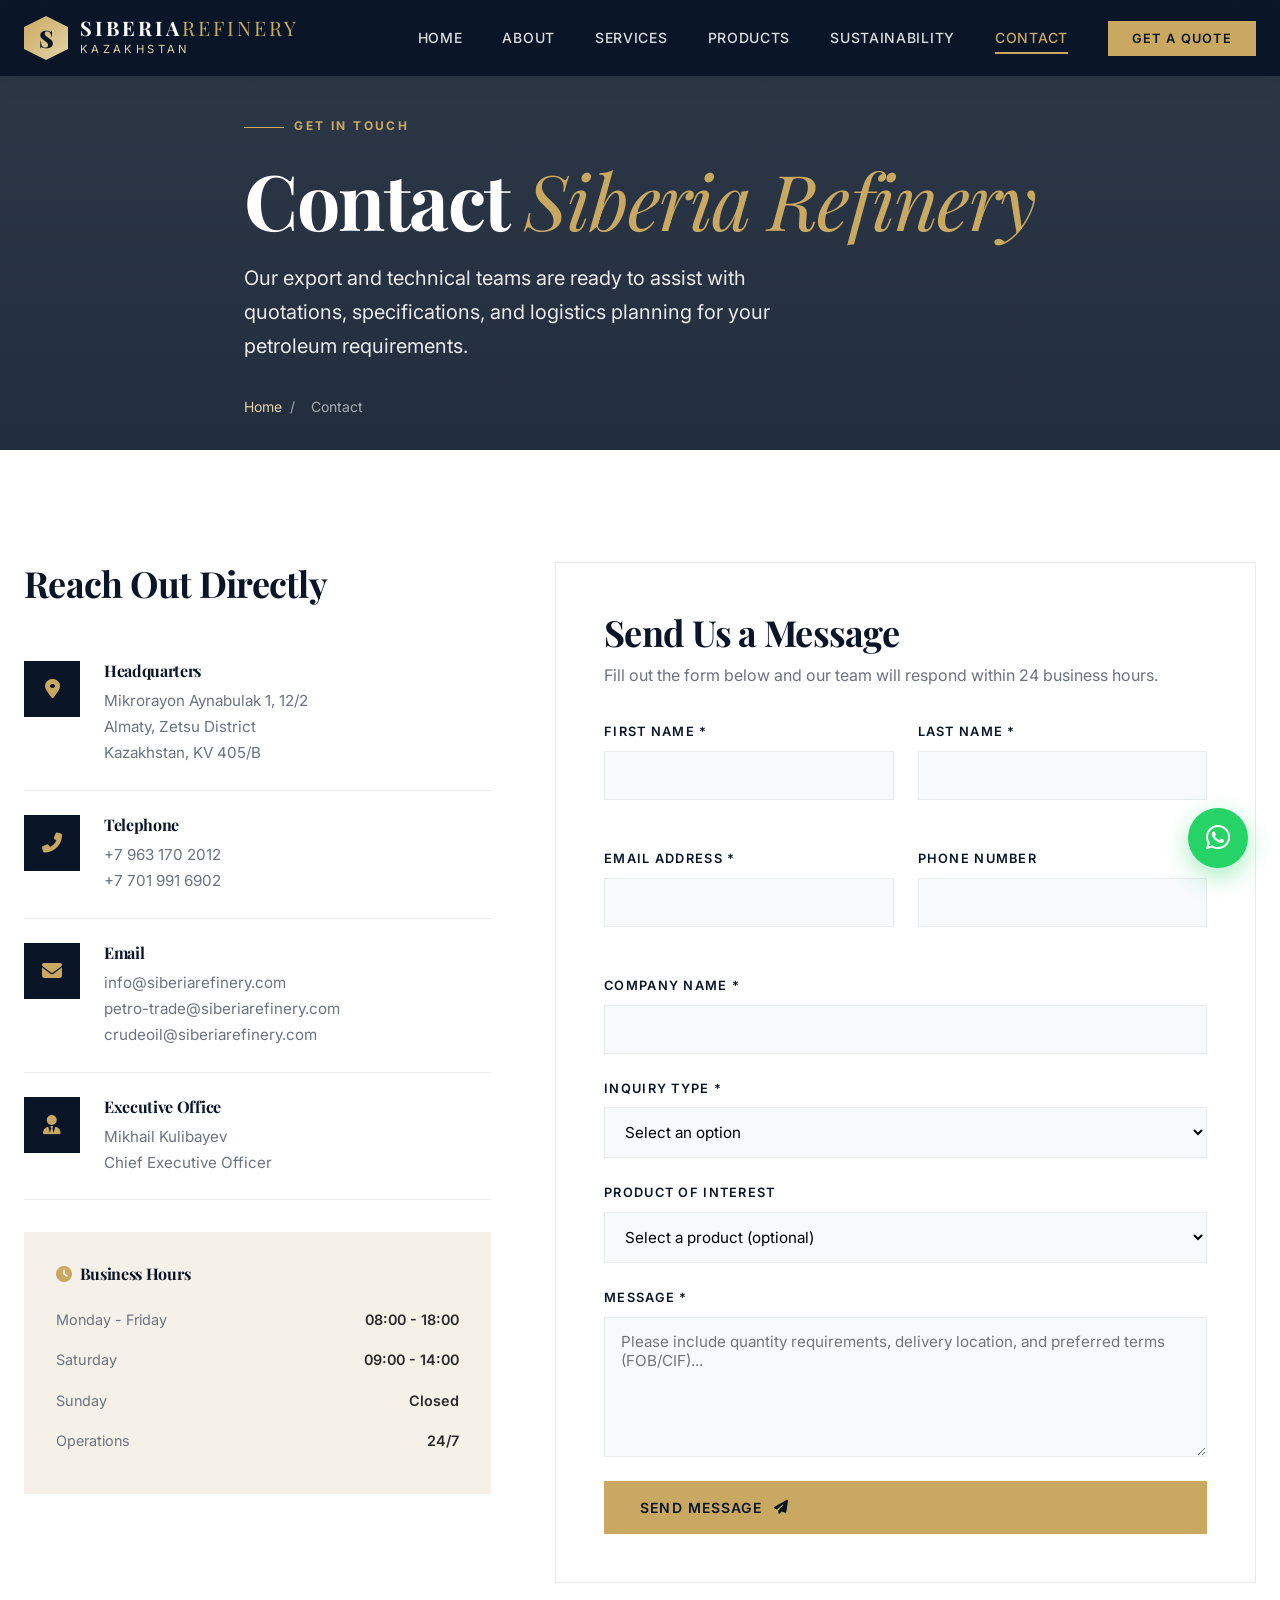
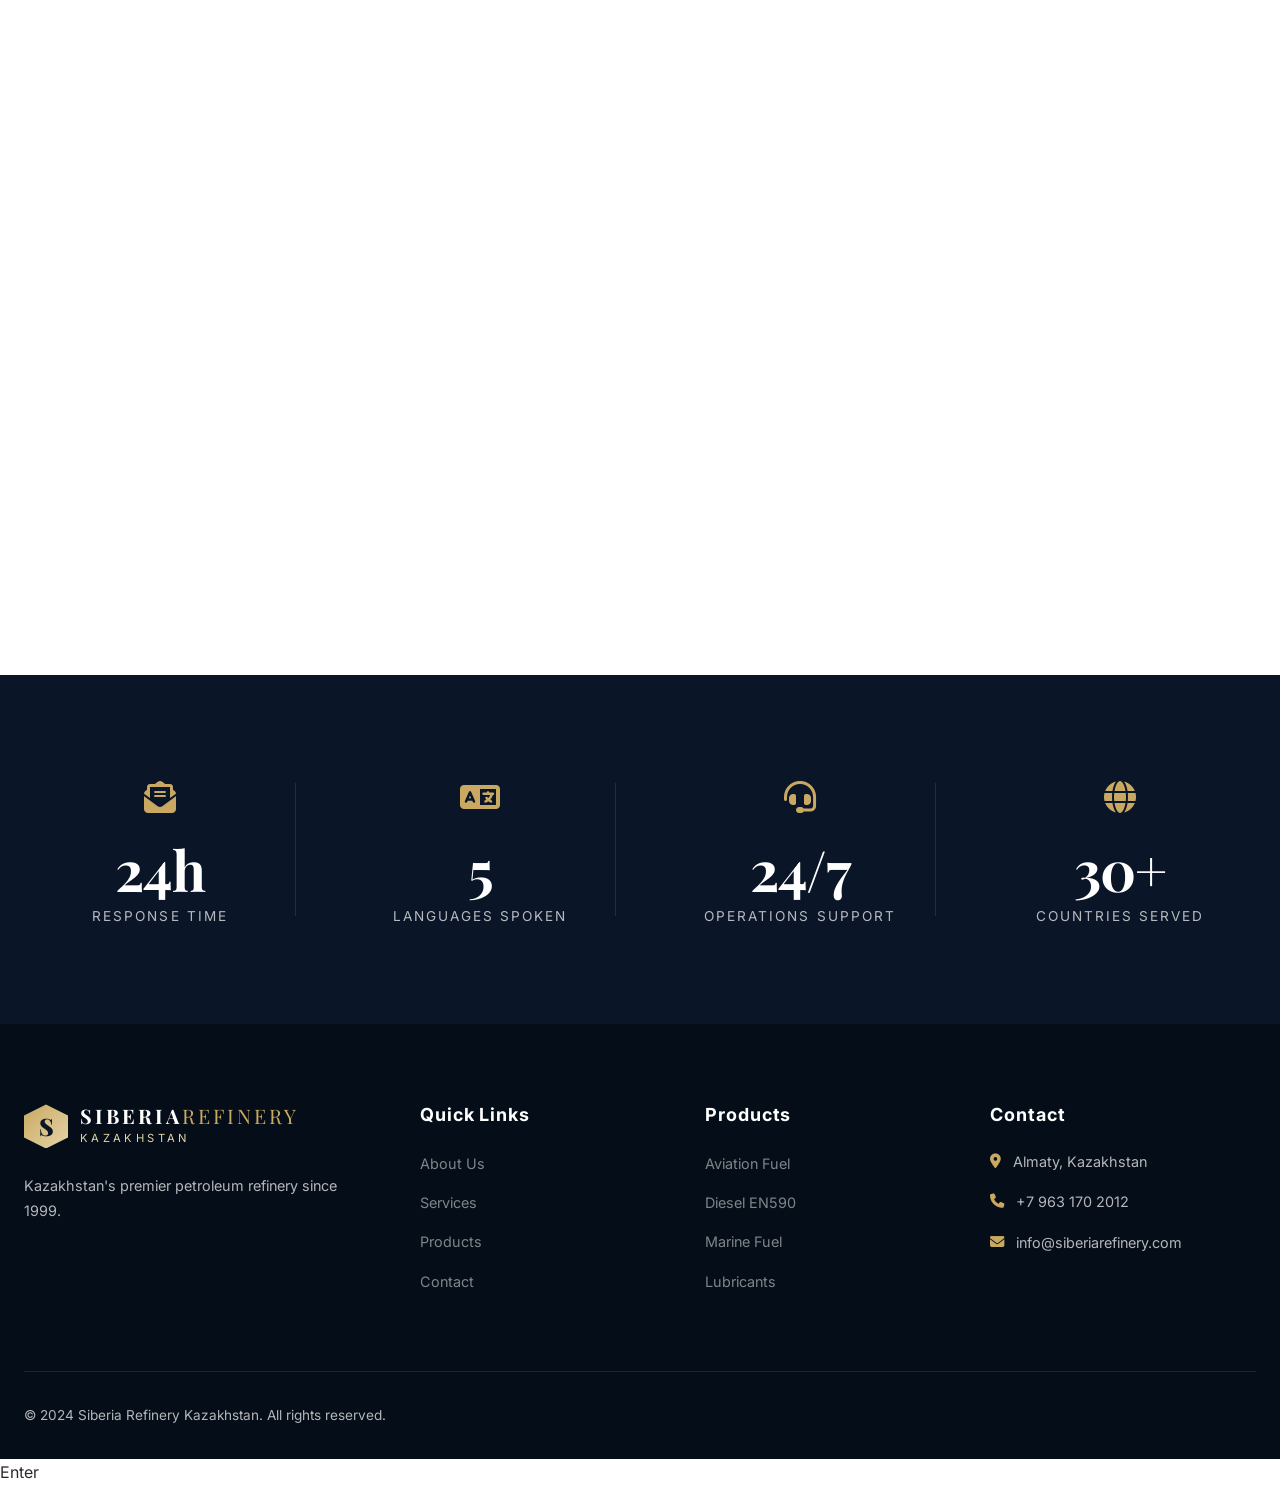
<file: contact.html>
<!DOCTYPE html>
<html lang="en">
<head>
  <meta charset="UTF-8">
  <meta name="viewport" content="width=device-width, initial-scale=1.0">
  <title>Contact | Siberia Refinery Kazakhstan</title>
  <meta name="description" content="Contact Siberia Refinery for quotations, technical inquiries, and export information. Located in Almaty, Kazakhstan.">
  <link rel="preconnect" href="https://fonts.googleapis.com">
  <link href="https://fonts.googleapis.com/css2?family=Playfair+Display:ital,wght@0,400;0,700;0,900;1,400&family=Inter:wght@300;400;500;600;700;800&family=IBM+Plex+Mono:wght@400;600&display=swap" rel="stylesheet">
  <link rel="stylesheet" href="https://cdnjs.cloudflare.com/ajax/libs/font-awesome/6.4.0/css/all.min.css">
  <link rel="stylesheet" href="main.css">
  <style>
    .page-hero {
      height: 50vh;
      min-height: 400px;
      background: linear-gradient(rgba(10, 22, 40, 0.85), rgba(10, 22, 40, 0.9)),
                  url('https://images.unsplash.com/photo-1486406146926-c627a92ad1ab?w=1920') center/cover;
      display: flex;
      align-items: center;
      color: var(--white);
      padding-top: 80px;
    }
    .page-hero .container { position: relative; z-index: 2; }
    .page-hero h1 { color: var(--white); margin-bottom: 1rem; }
    .page-hero h1 span { color: var(--gold); font-style: italic; font-weight: 400; }
    .page-hero p { font-size: 1.25rem; opacity: 0.9; max-width: 600px; }
    .breadcrumbs { margin-top: 2rem; font-size: 0.875rem; }
    .breadcrumbs a { color: var(--gold-light); }
    .breadcrumbs span { opacity: 0.6; margin: 0 8px; }
    
    .contact-layout {
      display: grid;
      grid-template-columns: 1fr 1.5fr;
      gap: 4rem;
    }
    
    .contact-info-col h3 { margin-bottom: 2rem; }
    .contact-card {
      display: flex;
      gap: 1.5rem;
      padding: 1.5rem 0;
      border-bottom: 1px solid var(--smoke);
    }
    .contact-card:last-child { border-bottom: none; }
    .contact-icon {
      width: 56px;
      height: 56px;
      background: var(--navy);
      color: var(--gold);
      display: grid;
      place-items: center;
      font-size: 1.25rem;
      flex-shrink: 0;
    }
    .contact-card h4 { margin-bottom: 0.5rem; font-size: 1rem; }
    .contact-card p, .contact-card a {
      color: var(--slate);
      font-size: 0.95rem;
      line-height: 1.7;
      display: block;
    }
    .contact-card a:hover { color: var(--gold); }
    
    .business-hours {
      background: var(--cream);
      padding: 2rem;
      margin-top: 2rem;
    }
    .business-hours h4 { margin-bottom: 1rem; font-size: 1rem; }
    .hours-list { list-style: none; }
    .hours-list li {
      display: flex;
      justify-content: space-between;
      padding: 0.5rem 0;
      font-size: 0.9rem;
    }
    .hours-list li span:first-child { color: var(--slate); }
    .hours-list li span:last-child { font-weight: 600; }
    
    .form-section {
      background: var(--white);
      padding: 3rem;
      border: 1px solid var(--smoke);
    }
    .form-section h3 { margin-bottom: 0.5rem; }
    .form-section > p { color: var(--slate); margin-bottom: 2rem; }
    
    .form-row {
      display: grid;
      grid-template-columns: 1fr 1fr;
      gap: 1.5rem;
      margin-bottom: 1.5rem;
    }
    .form-group { display: grid; gap: 8px; margin-bottom: 1.5rem; }
    .form-group label {
      font-size: 0.8rem;
      font-weight: 600;
      letter-spacing: 0.1em;
      text-transform: uppercase;
      color: var(--navy);
    }
    .form-group input,
    .form-group select,
    .form-group textarea {
      width: 100%;
      padding: 14px 16px;
      border: 1px solid var(--smoke);
      background: var(--cloud);
      font-family: var(--font-body);
      font-size: 0.95rem;
      transition: var(--transition);
    }
    .form-group input:focus,
    .form-group select:focus,
    .form-group textarea:focus {
      outline: none;
      border-color: var(--gold);
      background: var(--white);
    }
    .form-group textarea { min-height: 140px; resize: vertical; }
    
    .map-section {
      margin-top: 5rem;
    }
    .map-container {
      height: 500px;
      filter: grayscale(40%) contrast(1.1);
    }
    .map-container iframe {
      width: 100%;
      height: 100%;
      border: none;
    }
    
    @media (max-width: 900px) {
      .contact-layout { grid-template-columns: 1fr; gap: 3rem; }
      .form-section { padding: 2rem; }
      .form-row { grid-template-columns: 1fr; gap: 0; }
    }
  </style>
</head>
<body>

  <nav class="navbar scrolled">
    <div class="container">
      <div class="nav-wrapper">
        <a href="index.html" class="logo">
          <div class="logo-mark">S</div>
          <div class="logo-text">
            <h2>SIBERIA<span>REFINERY</span></h2>
            <p class="tagline">Kazakhstan</p>
          </div>
        </a>
        <ul class="nav-menu" id="navMenu">
          <li><a href="index.html" class="nav-link">Home</a></li>
          <li><a href="about.html" class="nav-link">About</a></li>
          <li><a href="services.html" class="nav-link">Services</a></li>
          <li><a href="products.html" class="nav-link">Products</a></li>
          <li><a href="sustainability.html" class="nav-link">Sustainability</a></li>
          <li><a href="contact.html" class="nav-link active">Contact</a></li>
          <li><a href="contact.html" class="nav-cta">Get a Quote</a></li>
        </ul>
        <div class="hamburger" id="hamburger">
          <span class="bar"></span><span class="bar"></span><span class="bar"></span>
        </div>
      </div>
    </div>
  </nav>

  <section class="page-hero">
    <div class="container">
      <span class="eyebrow">Get In Touch</span>
      <h1>Contact <span>Siberia Refinery</span></h1>
      <p>Our export and technical teams are ready to assist with quotations, specifications, and logistics planning for your petroleum requirements.</p>
      <div class="breadcrumbs">
        <a href="index.html">Home</a><span>/</span><span>Contact</span>
      </div>
    </div>
  </section>

  <section class="section">
    <div class="container">
      <div class="contact-layout reveal">
        <div class="contact-info-col">
          <h3>Reach Out Directly</h3>
          
          <div class="contact-card">
            <div class="contact-icon"><i class="fas fa-map-marker-alt"></i></div>
            <div>
              <h4>Headquarters</h4>
              <p>Mikrorayon Aynabulak 1, 12/2<br>Almaty, Zetsu District<br>Kazakhstan, KV 405/B</p>
            </div>
          </div>
          
          <div class="contact-card">
            <div class="contact-icon"><i class="fas fa-phone-alt"></i></div>
            <div>
              <h4>Telephone</h4>
              <a href="tel:+79631702012">+7 963 170 2012</a>
              <a href="tel:+77019916902">+7 701 991 6902</a>
            </div>
          </div>
          
          <div class="contact-card">
            <div class="contact-icon"><i class="fas fa-envelope"></i></div>
            <div>
              <h4>Email</h4>
              <a href="mailto:info@siberiarefinery.com">info@siberiarefinery.com</a>
              <a href="mailto:petro-trade@siberiarefinery.com">petro-trade@siberiarefinery.com</a>
              <a href="mailto:crudeoil@siberiarefinery.com">crudeoil@siberiarefinery.com</a>
            </div>
          </div>
          
          <div class="contact-card">
            <div class="contact-icon"><i class="fas fa-user-tie"></i></div>
            <div>
              <h4>Executive Office</h4>
              <p>Mikhail Kulibayev<br>Chief Executive Officer</p>
            </div>
          </div>
          
          <div class="business-hours">
            <h4><i class="fas fa-clock" style="color: var(--gold); margin-right: 8px;"></i>Business Hours</h4>
            <ul class="hours-list">
              <li><span>Monday - Friday</span><span>08:00 - 18:00</span></li>
              <li><span>Saturday</span><span>09:00 - 14:00</span></li>
              <li><span>Sunday</span><span>Closed</span></li>
              <li><span>Operations</span><span>24/7</span></li>
            </ul>
          </div>
        </div>
        
        <div class="form-section">
          <h3>Send Us a Message</h3>
          <p>Fill out the form below and our team will respond within 24 business hours.</p>
          
          <form id="contactForm">
            <div class="form-row">
              <div class="form-group">
                <label for="firstName">First Name *</label>
                <input type="text" id="firstName" name="firstName" required>
              </div>
              <div class="form-group">
                <label for="lastName">Last Name *</label>
                <input type="text" id="lastName" name="lastName" required>
              </div>
            </div>
            
            <div class="form-row">
              <div class="form-group">
                <label for="email">Email Address *</label>
                <input type="email" id="email" name="email" required>
              </div>
              <div class="form-group">
                <label for="phone">Phone Number</label>
                <input type="tel" id="phone" name="phone">
              </div>
            </div>
            
            <div class="form-group">
              <label for="company">Company Name *</label>
              <input type="text" id="company" name="company" required>
            </div>
            
            <div class="form-group">
              <label for="inquiry">Inquiry Type *</label>
              <select id="inquiry" name="inquiry" required>
                <option value="">Select an option</option>
                <option value="quote">Product Quotation</option>
                <option value="specs">Technical Specifications</option>
                <option value="logistics">Logistics & Shipping</option>
                <option value="partnership">Partnership Opportunities</option>
                <option value="media">Media & Press</option>
                <option value="careers">Careers</option>
                <option value="other">Other</option>
              </select>
            </div>
            
            <div class="form-group">
              <label for="product">Product of Interest</label>
              <select id="product" name="product">
                <option value="">Select a product (optional)</option>
                <option value="jet-a1">Jet A-1 Aviation Fuel</option>
                <option value="diesel-en590">Diesel EN590 Euro 5</option>
                <option value="gasoline">Gasoline AI-92/95/98</option>
                <option value="marine">Marine Fuel (MGO/MDO/HFO)</option>
                <option value="lubricants">Lubricants & Oils</option>
                <option value="bitumen">Bitumen</option>
              </select>
            </div>
            
            <div class="form-group">
              <label for="message">Message *</label>
              <textarea id="message" name="message" placeholder="Please include quantity requirements, delivery location, and preferred terms (FOB/CIF)..." required></textarea>
            </div>
            
            <button type="submit" class="btn btn-primary" style="width: 100%;">Send Message <i class="fas fa-paper-plane"></i></button>
          </form>
        </div>
      </div>
    </div>
  </section>

  <section class="map-section">
    <div class="map-container">
      <iframe src="https://maps.google.com/maps?q=Almaty,+Kazakhstan+Mikrorayon+Aynabulak+1&z=13&output=embed" allowfullscreen loading="lazy"></iframe>
    </div>
  </section>

  <section class="section section-dark" style="padding: 4rem 0;">
    <div class="container">
      <div class="stats-grid">
        <div class="stat-card">
          <div class="stat-icon"><i class="fas fa-envelope-open-text"></i></div>
          <h3>24h</h3>
          <p>Response Time</p>
        </div>
        <div class="stat-card">
          <div class="stat-icon"><i class="fas fa-language"></i></div>
          <h3>5</h3>
          <p>Languages Spoken</p>
        </div>
        <div class="stat-card">
          <div class="stat-icon"><i class="fas fa-headset"></i></div>
          <h3>24/7</h3>
          <p>Operations Support</p>
        </div>
        <div class="stat-card">
          <div class="stat-icon"><i class="fas fa-globe"></i></div>
          <h3>30+</h3>
          <p>Countries Served</p>
        </div>
      </div>
    </div>
  </section>

  <footer class="footer">
    <div class="container">
      <div class="footer-grid">
        <div class="footer-col">
          <div class="logo" style="margin-bottom: 1.5rem;">
            <div class="logo-mark">S</div>
            <div class="logo-text"><h2>SIBERIA<span>REFINERY</span></h2><p class="tagline">Kazakhstan</p></div>
          </div>
          <p>Kazakhstan's premier petroleum refinery since 1999.</p>
        </div>
        <div class="footer-col">
          <h4>Quick Links</h4>
          <ul class="footer-links">
            <li><a href="about.html">About Us</a></li><li><a href="services.html">Services</a></li><li><a href="products.html">Products</a></li><li><a href="contact.html">Contact</a></li>
          </ul>
        </div>
        <div class="footer-col">
          <h4>Products</h4>
          <ul class="footer-links">
            <li><a href="products.html">Aviation Fuel</a></li><li><a href="products.html">Diesel EN590</a></li><li><a href="products.html">Marine Fuel</a></li><li><a href="products.html">Lubricants</a></li>
          </ul>
        </div>
        <div class="footer-col">
          <h4>Contact</h4>
          <div class="footer-contact-item"><i class="fas fa-map-marker-alt"></i><span>Almaty, Kazakhstan</span></div>
          <div class="footer-contact-item"><i class="fas fa-phone"></i><span>+7 963 170 2012</span></div>
          <div class="footer-contact-item"><i class="fas fa-envelope"></i><span>info@siberiarefinery.com</span></div>
        </div>
      </div>
      <div class="footer-bottom"><p>&copy; 2024 Siberia Refinery Kazakhstan. All rights reserved.</p></div>
    </div>
  </footer>

  <a href="https://wa.me/79631702012" class="whatsapp-float"><i class="fab fa-whatsapp"></i></a>
  <button class="scroll-top" id="scrollTop"><i class="fas fa-arrow-up"></i></button>
  <script src="main.js"></script>
</body>
  </html>￼Enter
</file>
<file: main.css>
/* ========== DESIGN SYSTEM ========== */
:root {
  --navy: #0A1628;
  --petroleum: #1B3A5C;
  --steel: #2C4A6B;
  --gold: #C9A961;
  --gold-light: #E5D4A8;
  --cream: #F5F1E8;
  --smoke: #E8ECEF;
  --cloud: #F7F9FC;
  --charcoal: #2B2B2B;
  --slate: #6B7280;
  --white: #FFFFFF;
  --red: #C0392B;
  
  --shadow-sm: 0 2px 8px rgba(10, 22, 40, 0.06);
  --shadow-md: 0 8px 24px rgba(10, 22, 40, 0.1);
  --shadow-lg: 0 20px 60px rgba(10, 22, 40, 0.15);
  --shadow-xl: 0 30px 80px rgba(10, 22, 40, 0.2);
  
  --transition: all 0.4s cubic-bezier(0.25, 0.46, 0.45, 0.94);
  --transition-fast: all 0.2s ease;
  
  --font-display: 'Playfair Display', Georgia, serif;
  --font-body: 'Inter', -apple-system, BlinkMacSystemFont, sans-serif;
  --font-mono: 'IBM Plex Mono', monospace;
}

* { margin: 0; padding: 0; box-sizing: border-box; }

html { scroll-behavior: smooth; font-size: 16px; }

body {
  font-family: var(--font-body);
  color: var(--charcoal);
  line-height: 1.7;
  background: var(--white);
  overflow-x: hidden;
}

img { max-width: 100%; display: block; }
a { text-decoration: none; color: inherit; transition: var(--transition-fast); }
button { font-family: inherit; cursor: pointer; border: none; background: none; }

.container {
  max-width: 1320px;
  margin: 0 auto;
  padding: 0 24px;
}

h1, h2, h3, h4, h5, h6 {
  font-family: var(--font-display);
  font-weight: 700;
  line-height: 1.2;
  color: var(--navy);
  letter-spacing: -0.02em;
}

h1 { font-size: clamp(2.5rem, 6vw, 5rem); }
h2 { font-size: clamp(2rem, 4vw, 3.5rem); }
h3 { font-size: clamp(1.5rem, 3vw, 2.25rem); }
h4 { font-size: 1.5rem; }

.eyebrow {
  display: inline-block;
  font-family: var(--font-body);
  font-size: 0.75rem;
  font-weight: 700;
  letter-spacing: 0.2em;
  text-transform: uppercase;
  color: var(--gold);
  margin-bottom: 1rem;
  position: relative;
  padding-left: 50px;
}

.eyebrow::before {
  content: '';
  position: absolute;
  left: 0;
  top: 50%;
  width: 40px;
  height: 1px;
  background: var(--gold);
}

.section-header {
  text-align: center;
  max-width: 720px;
  margin: 0 auto 5rem;
}

.section-header p {
  color: var(--slate);
  font-size: 1.125rem;
  margin-top: 1rem;
}

.section { padding: 7rem 0; position: relative; }
.section-dark { background: var(--navy); color: var(--white); }
.section-dark h1, .section-dark h2, .section-dark h3, .section-dark h4 { color: var(--white); }
.section-cream { background: var(--cream); }

/* ========== BUTTONS ========== */
.btn {
  display: inline-flex;
  align-items: center;
  gap: 12px;
  padding: 18px 36px;
  font-size: 0.875rem;
  font-weight: 600;
  letter-spacing: 0.08em;
  text-transform: uppercase;
  border-radius: 0;
  transition: var(--transition);
  position: relative;
  overflow: hidden;
  cursor: pointer;
}

.btn-primary {
  background: var(--gold);
  color: var(--navy);
}

.btn-primary:hover {
  background: var(--navy);
  color: var(--gold);
  transform: translateY(-2px);
  box-shadow: var(--shadow-lg);
}

.btn-outline {
  background: transparent;
  color: var(--white);
  border: 2px solid var(--white);
}

.btn-outline:hover {
  background: var(--white);
  color: var(--navy);
}

.btn-outline-dark {
  background: transparent;
  color: var(--navy);
  border: 2px solid var(--navy);
}

.btn-outline-dark:hover {
  background: var(--navy);
  color: var(--white);
}

.btn i { transition: var(--transition); }
.btn:hover i { transform: translateX(4px); }

/* ========== NAVIGATION ========== */
.navbar {
  position: fixed;
  top: 0;
  left: 0;
  right: 0;
  z-index: 1000;
  padding: 1.5rem 0;
  transition: var(--transition);
}

.navbar.scrolled {
  background: rgba(10, 22, 40, 0.97);
  backdrop-filter: blur(20px);
  padding: 1rem 0;
  box-shadow: 0 4px 20px rgba(0, 0, 0, 0.1);
}

.nav-wrapper {
  display: flex;
  justify-content: space-between;
  align-items: center;
}

.logo {
  display: flex;
  align-items: center;
  gap: 12px;
  color: var(--white);
}

.logo-mark {
  width: 44px;
  height: 44px;
  background: linear-gradient(135deg, var(--gold), var(--gold-light));
  display: grid;
  place-items: center;
  font-family: var(--font-display);
  font-size: 1.5rem;
  font-weight: 900;
  color: var(--navy);
  clip-path: polygon(50% 0%, 100% 25%, 100% 75%, 50% 100%, 0% 75%, 0% 25%);
}

.logo-text h2 {
  color: var(--white);
  font-size: 1.25rem;
  letter-spacing: 0.15em;
  margin: 0;
}

.logo-text h2 span { color: var(--gold); font-weight: 400; }

.logo-text .tagline {
  font-size: 0.7rem;
  letter-spacing: 0.3em;
  color: var(--gold-light);
  text-transform: uppercase;
  margin: 0;
}

.nav-menu {
  display: flex;
  list-style: none;
  gap: 2.5rem;
  align-items: center;
}

.nav-link {
  color: rgba(255, 255, 255, 0.85);
  font-size: 0.875rem;
  font-weight: 500;
  letter-spacing: 0.05em;
  text-transform: uppercase;
  position: relative;
  padding: 8px 0;
}

.nav-link::after {
  content: '';
  position: absolute;
  bottom: 0;
  left: 0;
  width: 0;
  height: 2px;
  background: var(--gold);
  transition: var(--transition);
}

.nav-link:hover, .nav-link.active { color: var(--gold); }
.nav-link:hover::after, .nav-link.active::after { width: 100%; }

.nav-cta {
  padding: 10px 24px;
  background: var(--gold);
  color: var(--navy);
  font-weight: 600;
  text-transform: uppercase;
  font-size: 0.8rem;
  letter-spacing: 0.1em;
}

.nav-cta:hover {
  background: var(--white);
  transform: translateY(-2px);
}

.hamburger {
  display: none;
  flex-direction: column;
  gap: 5px;
  cursor: pointer;
  z-index: 1001;
}

.bar {
  width: 28px;
  height: 2px;
  background: var(--white);
  transition: var(--transition);
}

/* ========== HERO ========== */
.hero {
  position: relative;
  height: 100vh;
  min-height: 720px;
  display: flex;
  align-items: center;
  overflow: hidden;
}

.hero-slider {
  position: absolute;
  inset: 0;
  z-index: 1;
}

.slide {
  position: absolute;
  inset: 0;
  background-size: cover;
  background-position: center;
  opacity: 0;
  transition: opacity 1.5s ease-in-out;
}

.slide.active { opacity: 1; }

.slide::before {
  content: '';
  position: absolute;
  inset: 0;
  background: linear-gradient(135deg, rgba(10, 22, 40, 0.85) 0%, rgba(10, 22, 40, 0.5) 100%);
}

.hero-content {
  position: relative;
  z-index: 2;
  max-width: 800px;
  color: var(--white);
}

.hero-content .eyebrow { color: var(--gold); }
.hero-content .eyebrow::before { background: var(--gold); }

.hero-content h1 {
  color: var(--white);
  margin-bottom: 1.5rem;
  animation: fadeUp 1s ease-out;
}

.hero-content h1 span {
  display: block;
  color: var(--gold);
  font-style: italic;
  font-weight: 400;
}

.hero-content p {
  font-size: 1.25rem;
  margin-bottom: 2.5rem;
  opacity: 0.9;
  animation: fadeUp 1s ease-out 0.3s both;
}

.hero-buttons {
  display: flex;
  gap: 1.25rem;
  flex-wrap: wrap;
  animation: fadeUp 1s ease-out 0.6s both;
}

@keyframes fadeUp {
  from { opacity: 0; transform: translateY(30px); }
  to { opacity: 1; transform: translateY(0); }
}

.hero-meta {
  position: absolute;
  bottom: 4rem;
  right: 4rem;
  z-index: 2;
  text-align: right;
  color: var(--white);
}

.hero-meta .counter {
  font-family: var(--font-display);
  font-size: 4rem;
  color: var(--gold);
  line-height: 1;
}

.hero-meta p {
  font-size: 0.8rem;
  letter-spacing: 0.2em;
  text-transform: uppercase;
  margin-top: 0.5rem;
}

.slider-controls {
  position: absolute;
  bottom: 4rem;
  left: 50%;
  transform: translateX(-50%);
  z-index: 3;
  display: flex;
  gap: 1rem;
}

.slider-btn {
  width: 52px;
  height: 52px;
  border: 1px solid rgba(255, 255, 255, 0.3);
  color: var(--white);
  background: rgba(255, 255, 255, 0.05);
  backdrop-filter: blur(10px);
  transition: var(--transition);
  display: grid;
  place-items: center;
}

.slider-btn:hover {
  background: var(--gold);
  color: var(--navy);
  border-color: var(--gold);
}

.scroll-indicator {
  position: absolute;
  bottom: 2rem;
  left: 50%;
  transform: translateX(-50%);
  z-index: 3;
  color: var(--white);
  font-size: 0.7rem;
  letter-spacing: 0.3em;
  text-transform: uppercase;
  writing-mode: vertical-rl;
  animation: scrollBounce 2s infinite;
}

@keyframes scrollBounce {
  0%, 100% { transform: translate(-50%, 0); }
  50% { transform: translate(-50%, 10px); }
}

/* ========== STATS ========== */
.stats-section {
  background: var(--navy);
  padding: 5rem 0;
  position: relative;
  overflow: hidden;
}

.stats-section::before {
  content: '';
  position: absolute;
  top: 0;
  left: 0;
  right: 0;
  height: 1px;
  background: linear-gradient(90deg, transparent, var(--gold), transparent);
}

.stats-grid {
  display: grid;
  grid-template-columns: repeat(auto-fit, minmax(200px, 1fr));
  gap: 3rem;
  text-align: center;
}

.stat-card {
  color: var(--white);
  position: relative;
  padding: 2rem 1rem;
}

.stat-card::after {
  content: '';
  position: absolute;
  right: 0;
  top: 20%;
  bottom: 20%;
  width: 1px;
  background: rgba(255, 255, 255, 0.1);
}

.stat-card:last-child::after { display: none; }

.stat-icon {
  font-size: 2rem;
  color: var(--gold);
  margin-bottom: 1rem;
}

.stat-card h3 {
  color: var(--white);
  font-size: 3.5rem;
  font-family: var(--font-display);
  margin-bottom: 0.5rem;
  line-height: 1;
}

.stat-card h3 .suffix {
  color: var(--gold);
  font-size: 1.5rem;
  margin-left: 4px;
}

.stat-card p {
  font-size: 0.85rem;
  letter-spacing: 0.15em;
  text-transform: uppercase;
  color: rgba(255, 255, 255, 0.7);
}

/* ========== ABOUT PREVIEW ========== */
.about-preview {
  display: grid;
  grid-template-columns: 1fr 1fr;
  gap: 5rem;
  align-items: center;
}

.about-images {
  position: relative;
  height: 600px;
}

.about-img-main {
  position: absolute;
  top: 0;
  left: 0;
  width: 75%;
  height: 80%;
  object-fit: cover;
  box-shadow: var(--shadow-xl);
}

.about-img-secondary {
  position: absolute;
  bottom: 0;
  right: 0;
  width: 55%;
  height: 50%;
  object-fit: cover;
  border: 12px solid var(--white);
  box-shadow: var(--shadow-xl);
}

.experience-badge {
  position: absolute;
  bottom: -40px;
  left: 50%;
  transform: translateX(-50%);
  background: var(--gold);
  color: var(--navy);
  padding: 2rem 3rem;
  text-align: center;
  z-index: 2;
  box-shadow: var(--shadow-lg);
}

.experience-badge h4 {
  font-size: 3rem;
  color: var(--navy);
  margin: 0;
  line-height: 1;
}

.experience-badge p {
  font-size: 0.75rem;
  letter-spacing: 0.2em;
  text-transform: uppercase;
  margin-top: 0.5rem;
  font-weight: 600;
}

.about-text h2 {
  margin-bottom: 1.5rem;
}

.about-text > p {
  color: var(--slate);
  margin-bottom: 2rem;
  font-size: 1.05rem;
}

.feature-list {
  list-style: none;
  margin-bottom: 2.5rem;
}

.feature-list li {
  display: flex;
  align-items: center;
  gap: 1rem;
  padding: 0.75rem 0;
  border-bottom: 1px solid var(--smoke);
}

.feature-list li i {
  color: var(--gold);
  font-size: 1.1rem;
  flex-shrink: 0;
}

/* ========== PRODUCTS PREVIEW ========== */
.products-grid {
  display: grid;
  grid-template-columns: repeat(auto-fit, minmax(320px, 1fr));
  gap: 2rem;
}

.product-card {
  background: var(--white);
  overflow: hidden;
  position: relative;
  transition: var(--transition);
  box-shadow: var(--shadow-sm);
  border: 1px solid var(--smoke);
}

.product-card:hover {
  transform: translateY(-8px);
  box-shadow: var(--shadow-xl);
}

.product-image {
  position: relative;
  height: 280px;
  overflow: hidden;
}

.product-image img {
  width: 100%;
  height: 100%;
  object-fit: cover;
  transition: transform 0.6s ease;
}

.product-card:hover .product-image img { transform: scale(1.08); }

.product-spec {
  position: absolute;
  top: 1rem;
  right: 1rem;
  background: var(--gold);
  color: var(--navy);
  padding: 6px 14px;
  font-size: 0.7rem;
  font-weight: 700;
  letter-spacing: 0.15em;
  text-transform: uppercase;
}

.product-info {
  padding: 2rem;
}

.product-info h3 {
  margin-bottom: 0.5rem;
}

.product-info .subtitle {
  color: var(--gold);
  font-size: 0.85rem;
  letter-spacing: 0.1em;
  text-transform: uppercase;
  margin-bottom: 1rem;
  font-weight: 600;
}

.product-info p {
  color: var(--slate);
  margin-bottom: 1.5rem;
  font-size: 0.95rem;
}

.product-features {
  list-style: none;
  margin-bottom: 1.5rem;
}

.product-features li {
  padding: 0.5rem 0;
  font-size: 0.875rem;
  display: flex;
  align-items: center;
  gap: 10px;
  color: var(--slate);
}

.product-features li i {
  color: var(--gold);
  font-size: 0.8rem;
}

.product-link {
  display: inline-flex;
  align-items: center;
  gap: 10px;
  color: var(--navy);
  font-weight: 600;
  font-size: 0.875rem;
  letter-spacing: 0.1em;
  text-transform: uppercase;
  border-bottom: 1px solid var(--navy);
  padding-bottom: 4px;
}

.product-link:hover {
  color: var(--gold);
  border-color: var(--gold);
}

.product-link:hover i { transform: translateX(6px); }

/* ========== CTA BANNER ========== */
.cta-banner {
  position: relative;
  padding: 6rem 0;
  background: linear-gradient(rgba(10, 22, 40, 0.9), rgba(10, 22, 40, 0.9)),
              url('https://images.unsplash.com/photo-1518709766631-a6a7f45921c3?w=1600') center/cover;
  text-align: center;
  color: var(--white);
}

.cta-banner h2 {
  color: var(--white);
  margin-bottom: 1.5rem;
}

.cta-banner h2 span { color: var(--gold); }

.cta-banner p {
  max-width: 600px;
  margin: 0 auto 2.5rem;
  font-size: 1.125rem;
  opacity: 0.9;
}

/* ========== TESTIMONIALS ========== */
.testimonials {
  background: var(--cream);
  padding: 7rem 0;
}

.testimonial-slider {
  max-width: 900px;
  margin: 0 auto;
  position: relative;
  text-align: center;
}

.testimonial {
  display: none;
}

.testimonial.active { display: block; animation: fadeIn 0.8s ease; }

@keyframes fadeIn { from { opacity: 0; } to { opacity: 1; } }

.testimonial .quote-mark {
  font-family: var(--font-display);
  font-size: 6rem;
  color: var(--gold);
  line-height: 0.5;
  margin-bottom: 2rem;
}

.testimonial blockquote {
  font-family: var(--font-display);
  font-size: 1.75rem;
  font-style: italic;
  color: var(--navy);
  line-height: 1.5;
  margin-bottom: 2rem;
}

.testimonial cite {
  display: block;
  font-style: normal;
  color: var(--slate);
}

.testimonial cite strong {
  display: block;
  color: var(--navy);
  font-family: var(--font-display);
  font-size: 1.125rem;
  margin-bottom: 4px;
}

.testimonial-dots {
  display: flex;
  justify-content: center;
  gap: 10px;
  margin-top: 2.5rem;
}

.dot {
  width: 10px;
  height: 10px;
  border-radius: 50%;
  background: var(--gold-light);
  cursor: pointer;
  transition: var(--transition-fast);
}

.dot.active { background: var(--gold); transform: scale(1.3); }

/* ========== FOOTER ========== */
.footer {
  background: #050D18;
  color: rgba(255, 255, 255, 0.7);
  padding: 5rem 0 0;
}

.footer-grid {
  display: grid;
  grid-template-columns: 1.5fr 1fr 1fr 1.2fr;
  gap: 4rem;
  padding-bottom: 4rem;
  border-bottom: 1px solid rgba(255, 255, 255, 0.1);
}

.footer-col h4 {
  color: var(--white);
  margin-bottom: 1.5rem;
  font-size: 1.125rem;
  letter-spacing: 0.05em;
  font-family: var(--font-body);
  font-weight: 700;
}

.footer-col p {
  margin-bottom: 1.5rem;
  font-size: 0.9rem;
  line-height: 1.8;
}

.footer-links {
  list-style: none;
}

.footer-links li {
  margin-bottom: 0.75rem;
}

.footer-links a {
  font-size: 0.9rem;
  opacity: 0.7;
  transition: var(--transition-fast);
}

.footer-links a:hover { opacity: 1; color: var(--gold); }

.footer-contact-item {
  display: flex;
  gap: 12px;
  margin-bottom: 1rem;
  font-size: 0.9rem;
}

.footer-contact-item i {
  color: var(--gold);
  flex-shrink: 0;
  margin-top: 4px;
}

.social-links {
  display: flex;
  gap: 12px;
  margin-top: 1.5rem;
}

.social-links a {
  width: 40px;
  height: 40px;
  border: 1px solid rgba(255, 255, 255, 0.2);
  display: grid;
  place-items: center;
  transition: var(--transition);
}

.social-links a:hover {
  background: var(--gold);
  color: var(--navy);
  border-color: var(--gold);
}

.footer-bottom {
  padding: 2rem 0;
  display: flex;
  justify-content: space-between;
  align-items: center;
  flex-wrap: wrap;
  gap: 1rem;
  font-size: 0.85rem;
}

.footer-bottom-links {
  display: flex;
  gap: 2rem;
  list-style: none;
}

/* ========== WHATSAPP FLOAT ========== */
.whatsapp-float {
  position: fixed;
  bottom: 2rem;
  right: 2rem;
  width: 60px;
  height: 60px;
  background: #25D366;
  color: white;
  display: grid;
  place-items: center;
  font-size: 1.75rem;
  border-radius: 50%;
  box-shadow: 0 8px 24px rgba(37, 211, 102, 0.4);
  z-index: 999;
  transition: var(--transition);
}

.whatsapp-float:hover {
  transform: scale(1.1) rotate(8deg);
  box-shadow: 0 12px 32px rgba(37, 211, 102, 0.6);
}

.scroll-top {
  position: fixed;
  bottom: 2rem;
  right: 7rem;
  width: 48px;
  height: 48px;
  background: var(--navy);
  color: var(--gold);
  display: grid;
  place-items: center;
  opacity: 0;
  pointer-events: none;
  transition: var(--transition);
  z-index: 998;
}

.scroll-top.show {
  opacity: 1;
  pointer-events: auto;
}

.scroll-top:hover {
  background: var(--gold);
  color: var(--navy);
}

/* ========== REVEAL ANIMATION ========== */
.reveal {
  opacity: 0;
  transform: translateY(40px);
  transition: all 0.8s cubic-bezier(0.25, 0.46, 0.45, 0.94);
}

.reveal.visible {
  opacity: 1;
  transform: translateY(0);
}

/* ========== RESPONSIVE ========== */
@media (max-width: 1024px) {
  .nav-menu {
    position: fixed;
    top: 0;
    right: -100%;
    width: 80%;
    max-width: 400px;
    height: 100vh;
    background: var(--navy);
    flex-direction: column;
    padding: 6rem 3rem;
    gap: 2rem;
    transition: right 0.4s ease;
    box-shadow: -10px 0 40px rgba(0, 0, 0, 0.3);
  }
  
  .nav-menu.active { right: 0; }
  .hamburger { display: flex; }
  
  .hamburger.active .bar:nth-child(1) { transform: translateY(7px) rotate(45deg); }
  .hamburger.active .bar:nth-child(2) { opacity: 0; }
  .hamburger.active .bar:nth-child(3) { transform: translateY(-7px) rotate(-45deg); }
  
  .about-preview { grid-template-columns: 1fr; gap: 4rem; }
  .about-images { height: 500px; margin-bottom: 4rem; }
  .footer-grid { grid-template-columns: 1fr 1fr; gap: 3rem; }
  .hero-meta { display: none; }
}

@media (max-width: 640px) {
  .section { padding: 5rem 0; }
  .stats-grid { grid-template-columns: 1fr 1fr; gap: 2rem; }
  .stat-card::after { display: none; }
  .stat-card h3 { font-size: 2.5rem; }
  .footer-grid { grid-template-columns: 1fr; }
  .footer-bottom { flex-direction: column; text-align: center; }
  .slider-controls { display: none; }
  .testimonial blockquote { font-size: 1.25rem; }
}
</file>
